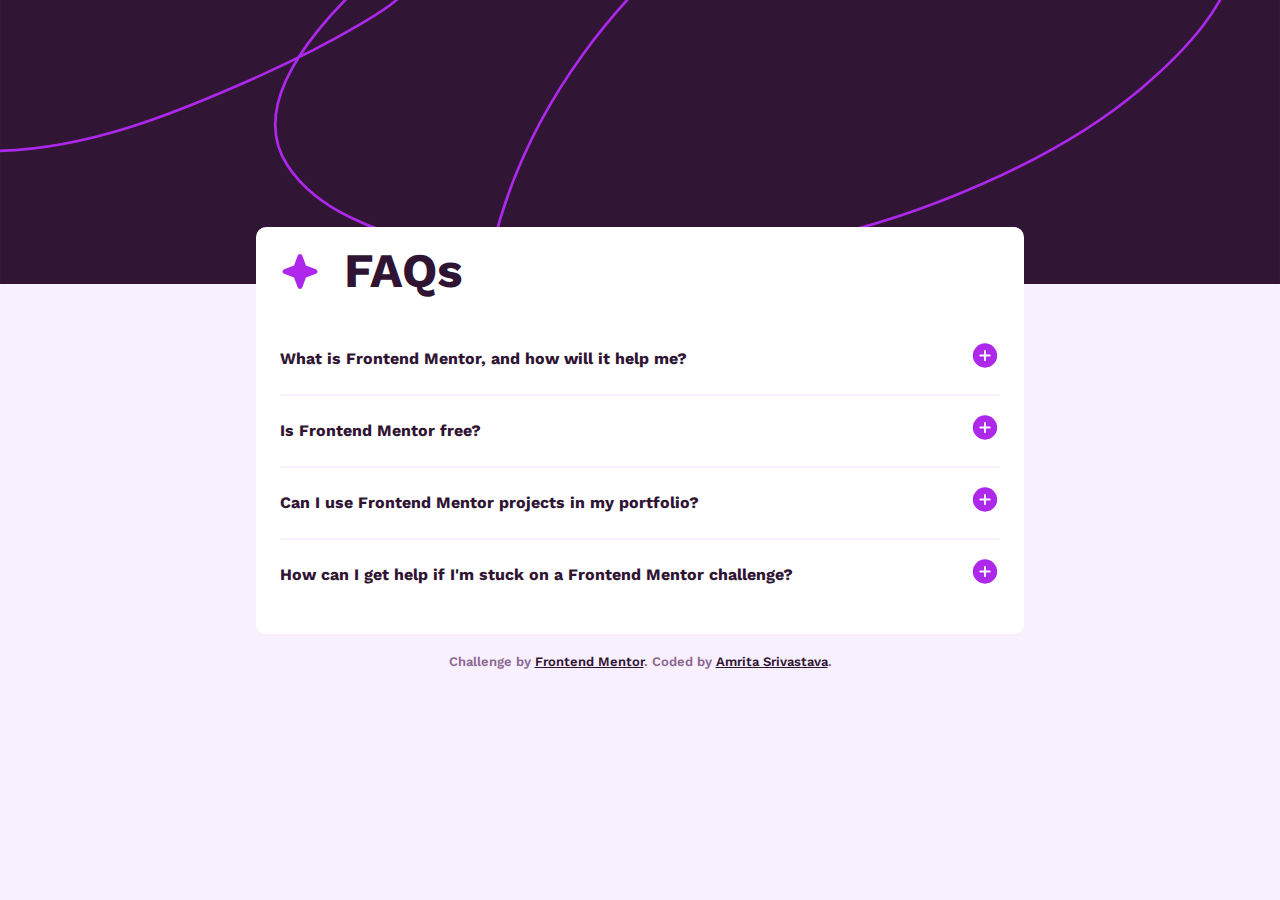
<file: faq-accordion/index.html>
<!DOCTYPE html>
<html lang="en">
<head>
  <meta charset="UTF-8">
  <meta name="viewport" content="width=device-width, initial-scale=1.0">
  <link rel="icon" type="image/png" sizes="32x32" href="./assets/images/favicon-32x32.png">
  <link rel="stylesheet" href="main.css">
  <title>Frontend Mentor | FAQ Accordion</title>
</head>
<body>
  <main>
    <div id="card">
      <div id="card-header">
        <img src="./assets/images/icon-star.svg" alt="">
        <h1>FAQs</h1>
      </div>
      <div id="card-content">
        <div class="card-item">
          <div class="card-item-btn button">
            What is Frontend Mentor, and how will it help me?
            <div class="icons">
              <img class="plus-icon btn-icon" src="./assets/images/icon-plus.svg" alt="">
              <img class="minus-icon btn-icon" src="./assets/images/icon-minus.svg" alt="">
            </div>
          </div>
          <div class="card-item-description">
            <p>
              Frontend Mentor offers realistic coding challenges to help developers improve their 
              frontend coding skills with projects in HTML, CSS, and JavaScript. It's suitable for 
              all levels and ideal for portfolio building.
            </p>
          </div>
        </div>
        <div class="card-item">
          <div class="card-item-btn button">
            Is Frontend Mentor free?
            <div class="icons">
              <img class="plus-icon btn-icon" src="./assets/images/icon-plus.svg" alt="">
              <img class="minus-icon btn-icon" src="./assets/images/icon-minus.svg" alt="">
            </div>
          </div>
          <div class="card-item-description">
            <p>
              Yes, Frontend Mentor offers both free and premium coding challenges, with the free 
              option providing access to a range of projects suitable for all skill levels.
            </p>
          </div>
        </div>
        <div class="card-item">
          <div class="card-item-btn button">
            Can I use Frontend Mentor projects in my portfolio?
            <div class="icons">
              <img class="plus-icon btn-icon" src="./assets/images/icon-plus.svg" alt="">
              <img class="minus-icon btn-icon" src="./assets/images/icon-minus.svg" alt="">
            </div>
          </div>
          <div class="card-item-description">
            <p>
              Yes, you can use projects completed on Frontend Mentor in your portfolio. It's an excellent
              way to showcase your skills to potential employers!
            </p>
          </div>
        </div>
        <div class="card-item">
          <div class="card-item-btn button">
            How can I get help if I'm stuck on a Frontend Mentor challenge?
            <div class="icons">
              <img class="plus-icon btn-icon" src="./assets/images/icon-plus.svg" alt="">
              <img class="minus-icon btn-icon" src="./assets/images/icon-minus.svg" alt="">
            </div>
          </div>
          <div class="card-item-description">
            <p>
              The best place to get help is inside Frontend Mentor's Discord community. There's a help 
              channel where you can ask questions and seek support from other community members.
            </p>
          </div>
        </div>
      </div>
    </div>
  </main>
  <footer>
    Challenge by <a href="https://www.frontendmentor.io?ref=challenge" target="_blank">Frontend Mentor</a>. 
    Coded by <a href="https://github.com/itsale-o">Amrita Srivastava</a>.
  </footer> 
  <script src="./script.js"></script>
</body>
</html>
</file>
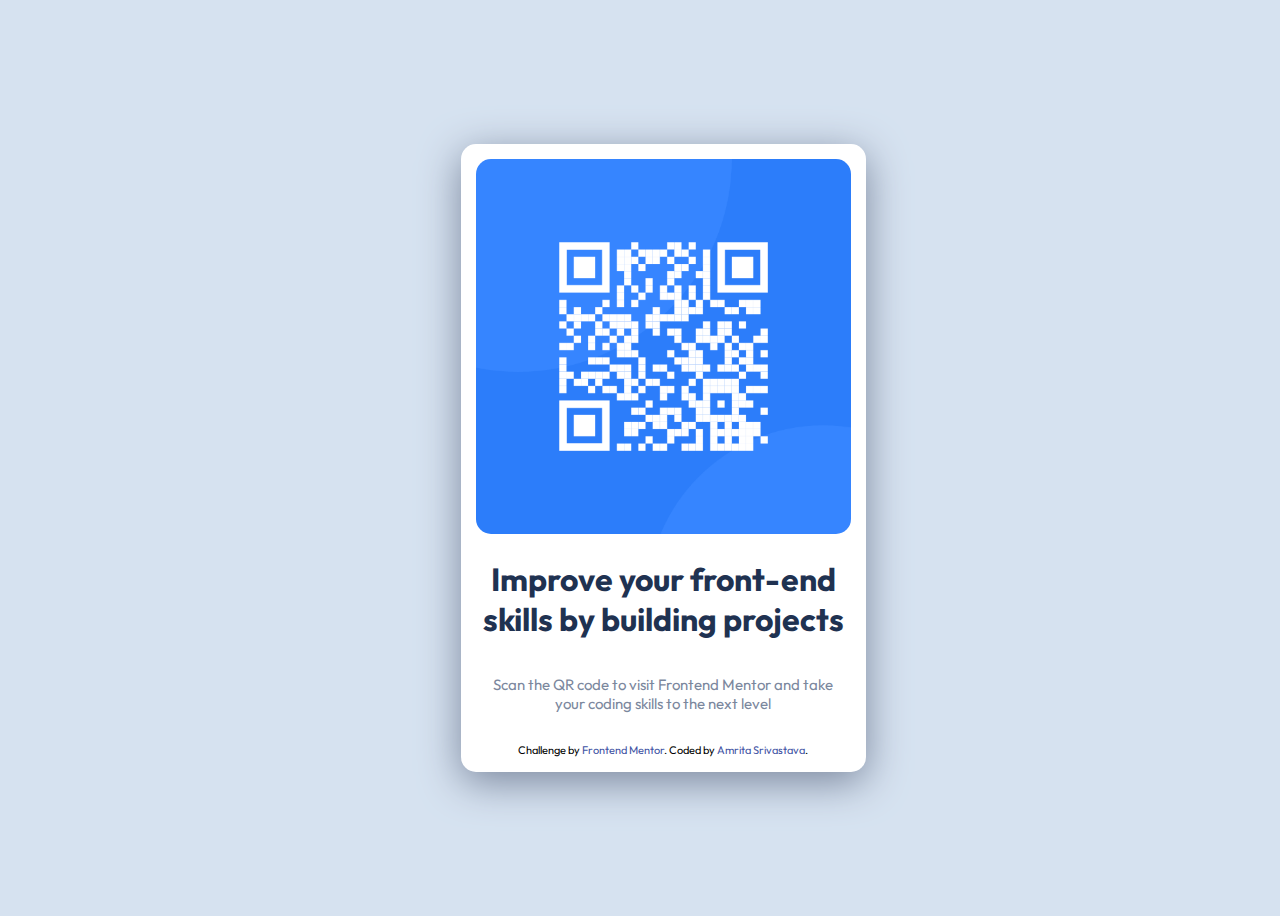
<file: qr-code-component/index.html>
<!DOCTYPE html>
<html lang="en">
  <head>
    <meta charset="UTF-8" />
    <meta name="viewport" content="width=device-width, initial-scale=1.0" />
    <!-- displays site properly based on user's device -->
    <link
      rel="stylesheet"
      href="https://fonts.googleapis.com/css?family=Outfit"
    />

    <link
      rel="icon"
      type="image/png"
      sizes="32x32"
      href="./images/favicon-32x32.png"
    />
    <link rel="stylesheet" href="css/styles.css" />
    <title>Frontend Mentor | QR code component</title>
  </head>
  
  <body>
    <main>
      <section class="card">
        <img src="images/image-qr-code.png" alt="image of a qr code" />
        <h1>Improve your front-end skills by building projects</h1>
        <p>
          Scan the QR code to visit Frontend Mentor and take your coding skills
          to the next level
        </p>
        <div class="attribution">
          Challenge by
          <a href="https://www.frontendmentor.io?ref=challenge" target="_blank"
            >Frontend Mentor</a
          >. Coded by <a href="https://github.com/valleyman89">Amrita Srivastava</a>.
        </div>
      </section>
    </main>
  </body>
</html>
</file>
<file: faq-accordion/main.css>
@font-face {
    font-family: "WorkSans";
    src: url(./assets/fonts/WorkSans-VariableFont_wght.ttf);
}

*{
    margin: 0;
    padding: 0;
    box-sizing: border-box;
    font-family: "WorkSans";
}

body{
    background-attachment: fixed;
    background-position: top;
    background-repeat: no-repeat;
    background-size: 100%;
    background-color: hsl(275, 100%, 97%);
    display: grid;
    place-content: center;
    min-height: 100vh;
    font-size: 1rem;
    line-height: 1.5rem;
}

img, svg{
    max-width: 100%;
}

.button:hover{
    color: purple;
}

#card{
    margin: auto;
    background-color: white;
    padding: 1.5rem;
    max-width: 60%;
    border-radius: 10px;
    margin-bottom: 1rem;
}

#card-header{
    margin-bottom: 2rem;
    display: flex;
    flex-direction: row;
    align-items: center;
}

#card-header > img{
    width: 40px;
    margin-right: 1.5rem;
}

h1{
    color: hsl(292, 42%, 14%);
    font-size: 3rem;
}

.card-item{
    padding: 1rem 0;
}

.card-item:not(:last-child){
    border-bottom: solid 2px hsl(275, 100%, 97%);
}

.card-item-btn{
    display: flex;
    flex-direction: row;
    align-items: center;
    justify-content: space-between;
    font-size: 1rem;
    font-weight: 700;
    color: hsl(292, 42%, 14%);
    width: 100%;
    border: none;
    background-color: transparent;
    cursor: pointer;
    text-align: left;
}

.icons > img{
    min-width: 30px;
}

.minus-icon{
    display: none;
}

.card-item-description{
    font-size: 1rem;
    color: hsl(292, 16%, 49%);
    max-height: 0;
    overflow: hidden;
    transition: max-height 200ms ease;
}




@media(max-width: 700px){
    body{
        background-image: url(./assets/images/background-pattern-mobile.svg);
        min-width: 375px;
    }
}

@media(min-width: 700px){
    body{
        background-image: url(./assets/images/background-pattern-desktop.svg);
    }
}

footer{
    color: hsl(292, 16%, 49%);
    font-size: 13px;
    text-align: center;
    font-weight: 600;
}

footer a{
    color: hsl(292, 42%, 14%);
}
</file>
<file: qr-code-component/css/styles.css>
body {
  align-items: center;
  background-color: hsl(212, 45%, 89%);
  display: flex;
  font-family: "Outfit", serif;
  justify-content: center;
  height: 100%;
  min-height: 100vh;
  overflow: hidden;
  width: 100%;
}

.card {
  background-color: white;
  border-radius: 15px;
  box-shadow: 0 10px 40px hsl(220, 15%, 55%);
  padding: 4%;
  top: 25%;
  text-align: center;
  width: 375px;
}

img {
  border-radius: 15px;
  height: 375px;
  width: 375px;
}

h1 {
  color: hsl(218, 44%, 22%);
  font-weight: 700;
}

p {
  color: hsl(220, 15%, 55%);
  font-size: 15px;
  font-weight: 400;
  padding: 15px;
}

.attribution {
  font-size: 11px;
  text-align: center;
}

.attribution a {
  color: hsl(228, 45%, 44%);
  text-decoration: none;
}
</file>
